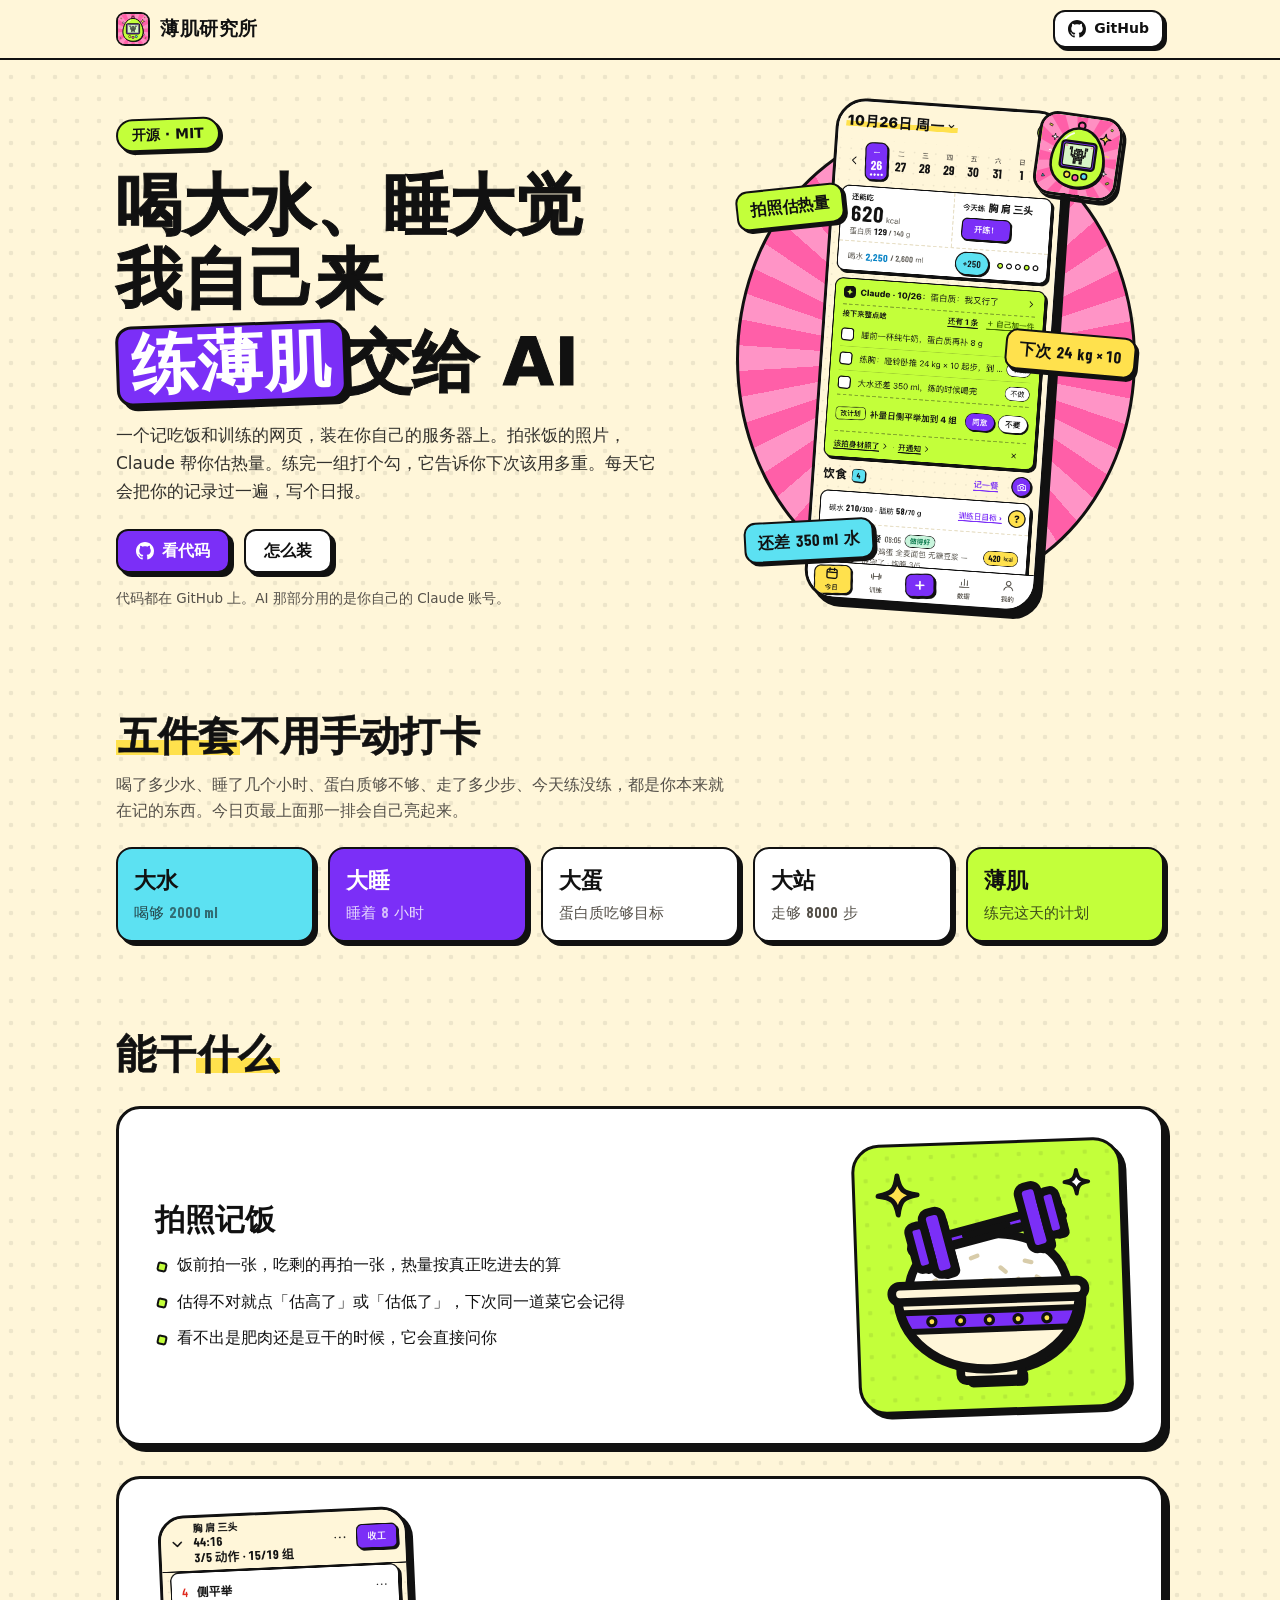
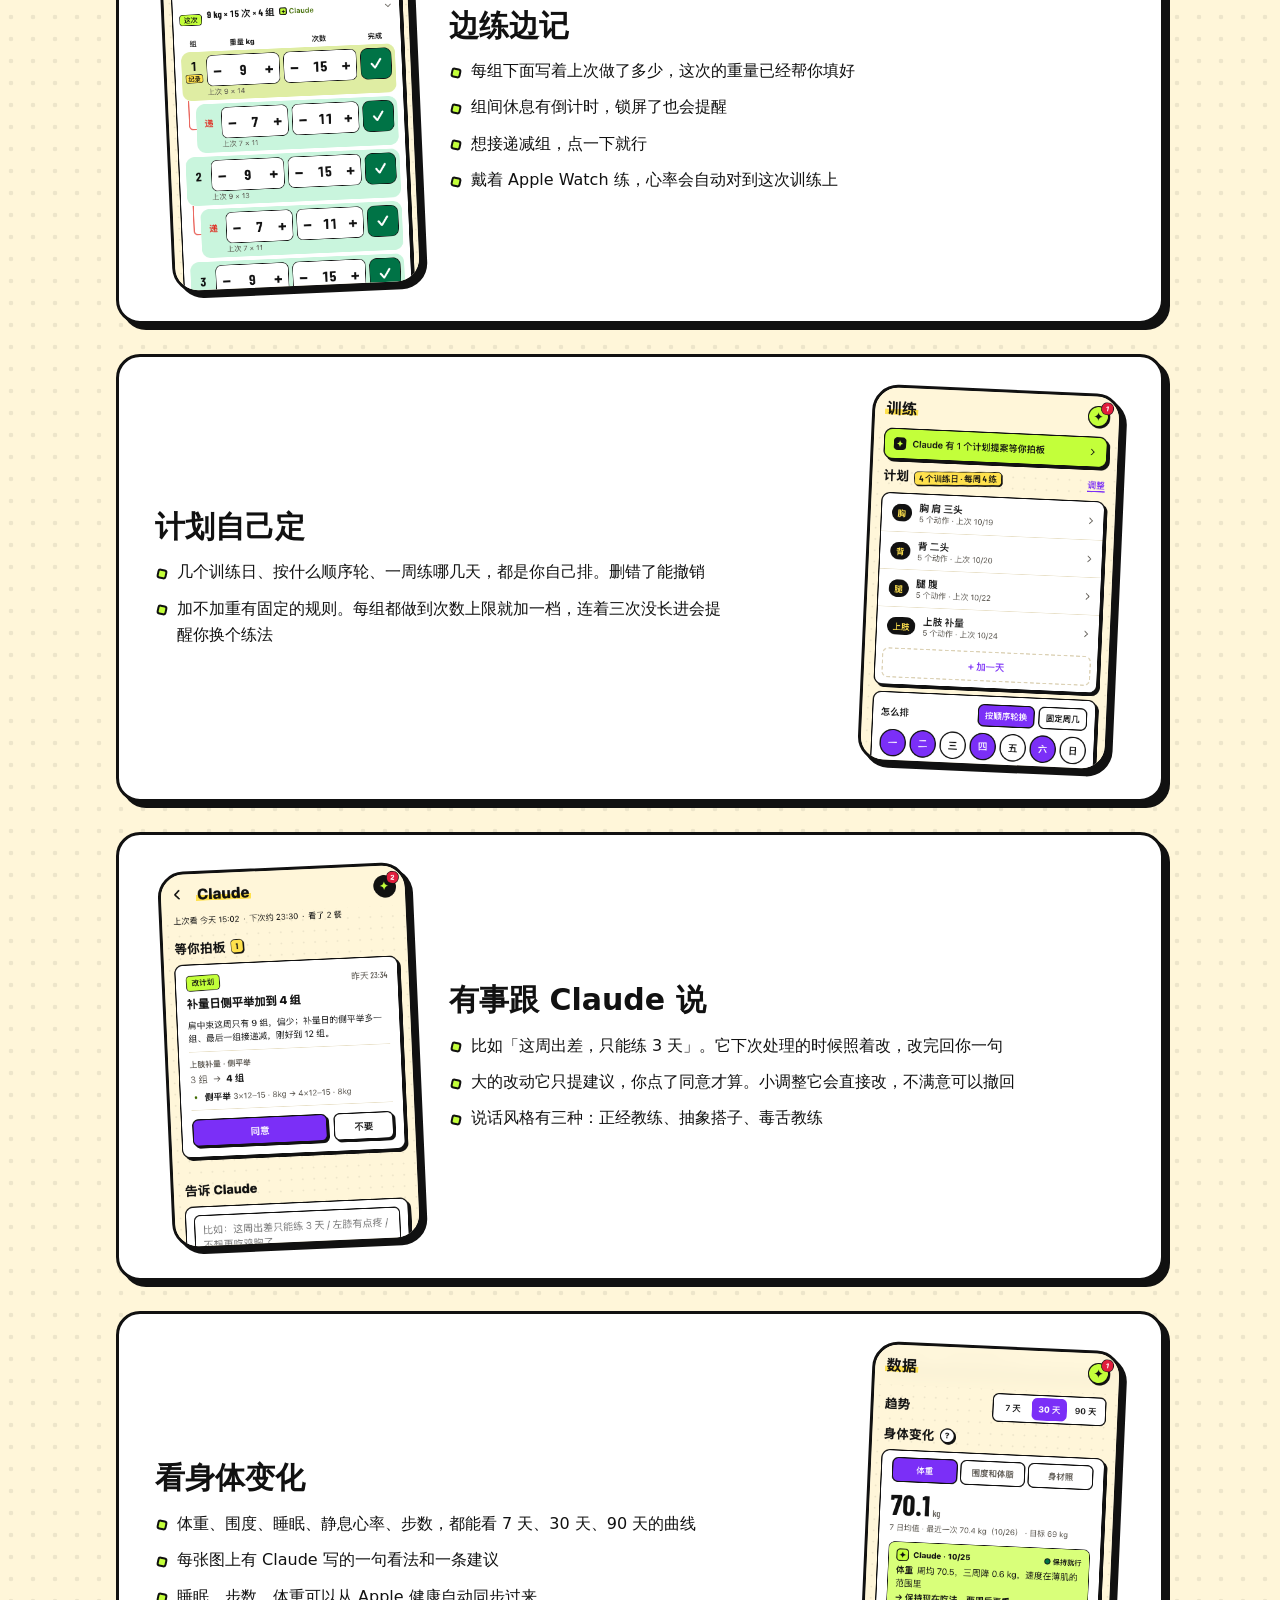
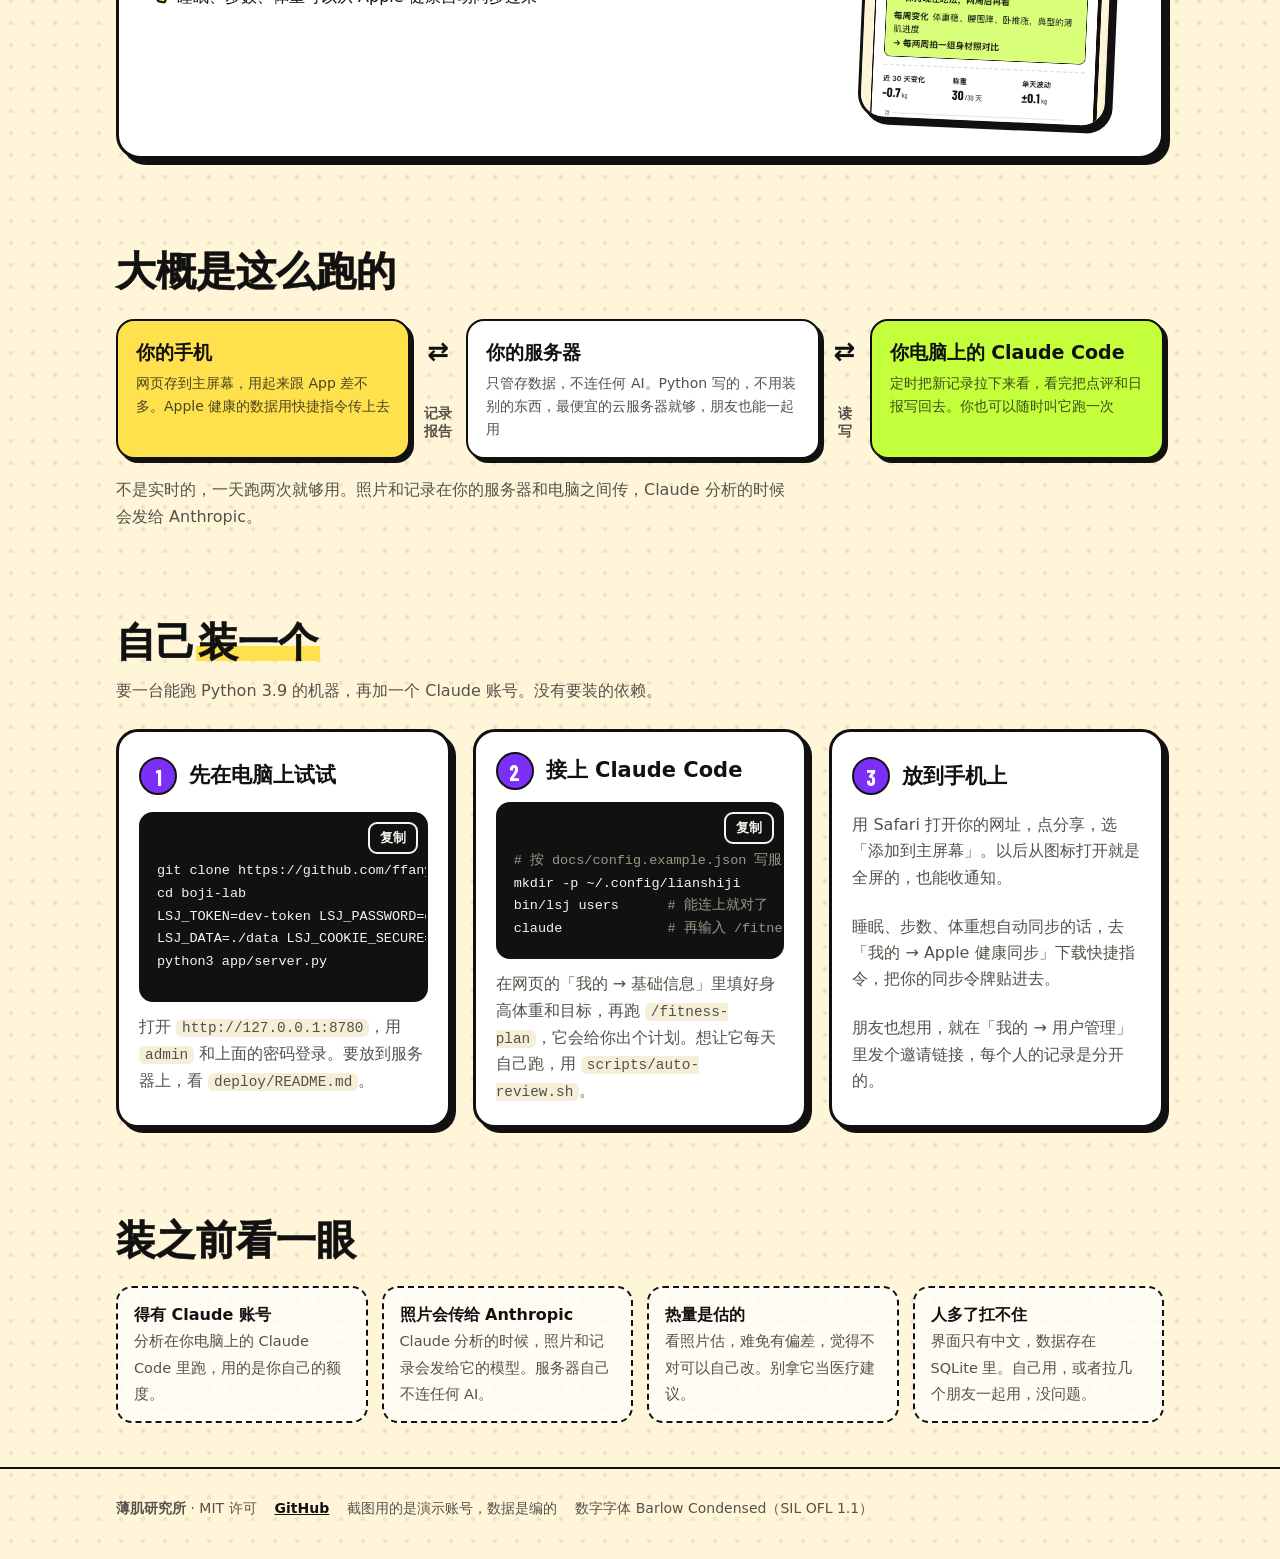
<file: docs/index.html>
<!doctype html>
<html lang="zh-CN">
<head>
<meta charset="utf-8">
<meta name="viewport" content="width=device-width,initial-scale=1,viewport-fit=cover">
<meta name="description" content="自己部署的饮食和训练记录网页，Claude 当你的私人教练：拍照算热量、逐组记训练、算好下次加多重。开源，MIT。">
<meta property="og:title" content="薄肌研究所">
<meta property="og:description" content="喝大水、睡大觉我自己来，练薄肌交给 AI。自己部署的饮食和训练记录，开源。">
<meta name="theme-color" content="#FFF6D9">
<link rel="icon" href="site/icon.svg" type="image/svg+xml">
<style>*,*::before,*::after{box-sizing:border-box}html{-webkit-text-size-adjust:100%}body{margin:0}img{max-width:100%}[hidden]{display:none!important}</style>
<title>薄肌研究所</title>
<style>
/* layout: one column of sticker sections; the hero and the feature rows go two-up from 860px, phones beside the words */
*,*::before,*::after{box-sizing:border-box}
@font-face{font-family:"Barlow Condensed";font-weight:700;font-display:swap;src:url([data-uri]) format("woff2")}
:root{
  --bg:#FFF6D9; --dots:rgba(17,17,17,.075); --surface:#FFFFFF; --sunk:#F5EED8; --ink:#111111; --muted:#55514A;
  --stroke:#111111; --hard:#111111; --accent:#7B2FF7; --accent-ink:#FFFFFF; --neon:#C3FF3A; --hl:#FFE14D;
  --pink:#FF94C6; --hot:#FF5FA8; --cyan:#5CE1F2; --yellow:#FFE14D; --code:#111111; --code-ink:#F7F5EE;
  --f-body:"PingFang SC","Hiragino Sans GB","Noto Sans SC","Microsoft YaHei",system-ui,sans-serif;
  --f-num:"Barlow Condensed","PingFang SC","Noto Sans SC",system-ui,sans-serif;
  --f-mono:ui-monospace,"SF Mono",Menlo,Consolas,monospace;
}
@media (prefers-color-scheme: dark){:root:not([data-theme="light"]){
  --bg:#0A0A0B; --dots:rgba(255,255,255,.07); --surface:#1B1B1E; --sunk:#26262A; --ink:#F7F5EE; --muted:#ABA79E;
  --stroke:#EDEBE4; --hard:#9B6BFF; --accent:#B58CFF; --accent-ink:#0A0A0B; --hl:#5B2BC4; --code:#000000; --code-ink:#F7F5EE;
  color-scheme:dark}}
:root[data-theme="dark"]{
  --bg:#0A0A0B; --dots:rgba(255,255,255,.07); --surface:#1B1B1E; --sunk:#26262A; --ink:#F7F5EE; --muted:#ABA79E;
  --stroke:#EDEBE4; --hard:#9B6BFF; --accent:#B58CFF; --accent-ink:#0A0A0B; --hl:#5B2BC4; --code:#000000; --code-ink:#F7F5EE;
  color-scheme:dark}
body{background:var(--bg) radial-gradient(var(--dots) 2px,transparent 2.6px) 0 0/22px 22px;color:var(--ink);font-family:var(--f-body);
  font-size:16px;line-height:1.65;-webkit-font-smoothing:antialiased}
a{color:inherit}
.wrap{max-width:1080px;margin:0 auto;padding-inline:16px}
section{padding-block:44px;overflow-x:clip}
h1,h2,h3{text-wrap:balance;margin:0}
h2{font-size:clamp(28px,5.4vw,40px);line-height:1.2;font-weight:900;-webkit-text-stroke:.5px currentColor}
.hl{background:linear-gradient(transparent 58%,var(--hl) 58%,var(--hl) 92%,transparent 92%);padding-inline:2px}
.num{font-family:var(--f-num);font-weight:700;letter-spacing:.01em;font-variant-numeric:tabular-nums}
.lede{color:var(--muted);max-width:60ch;margin:12px 0 0}

/* top bar */
.top{position:sticky;top:env(safe-area-inset-top,0px);z-index:5;background:var(--bg);background:color-mix(in srgb,var(--bg) 92%,transparent);
  border-bottom:2px solid var(--stroke);backdrop-filter:blur(6px)}
.top .wrap{display:flex;align-items:center;gap:12px;padding-block:10px}
.brand{display:flex;align-items:center;gap:10px;font-weight:900;font-size:19px;text-decoration:none;letter-spacing:.03em;margin-right:auto;min-width:0}
.brand img{width:34px;height:34px;border-radius:9px;border:2px solid var(--stroke);flex:none}
.btn{display:inline-flex;align-items:center;justify-content:center;gap:8px;min-height:44px;padding:0 18px;border-radius:12px;
  border:2.5px solid var(--stroke);box-shadow:4px 4px 0 var(--hard);font-weight:800;text-decoration:none;white-space:nowrap;
  background:var(--surface);color:var(--ink);transition:transform .12s,box-shadow .12s}
.btn:hover{transform:translate(-1px,-1px);box-shadow:5px 5px 0 var(--hard)}
.btn:active{transform:translate(3px,3px);box-shadow:1px 1px 0 var(--hard)}
.btn.pri{background:var(--accent);color:var(--accent-ink)}
.btn.sm{min-height:38px;padding:0 13px;font-size:14px;box-shadow:3px 3px 0 var(--hard)}
.btn svg{width:18px;height:18px;flex:none}
:focus-visible{outline:3px solid var(--accent);outline-offset:3px;border-radius:6px}

/* hero */
.hero .wrap{display:grid;gap:36px;align-items:center}
.badge{display:inline-block;background:var(--neon);color:#111111;border:2.5px solid var(--stroke);border-radius:999px;padding:3px 14px;
  font-weight:800;font-size:14px;box-shadow:3px 3px 0 var(--hard);transform:rotate(-2deg)}
.hero h1{margin-top:18px;font-size:clamp(38px,8.4vw,66px);line-height:1.12;font-weight:900;letter-spacing:.01em;-webkit-text-stroke:1px currentColor}
.hero h1 .pop{display:inline-block;background:#7B2FF7;color:#FFFFFF;-webkit-text-stroke:0;padding:0 .18em;border:3px solid var(--stroke);
  border-radius:16px;box-shadow:5px 5px 0 var(--hard);transform:rotate(-2deg);margin-block:6px}
.hero .lede{font-size:17px;color:var(--ink);opacity:.86}
.cta{display:flex;flex-wrap:wrap;gap:14px;margin-top:24px}
.fine{font-size:13.5px;color:var(--muted);margin:14px 0 0}
.stage{position:relative;justify-self:center;width:min(100%,400px);aspect-ratio:400/520;max-width:100%}
.burst{position:absolute;inset:4% 0 6%;border-radius:50%;border:3px solid var(--stroke);
  background:repeating-conic-gradient(from 4deg,var(--hot) 0 7.5deg,var(--pink) 7.5deg 15deg)}
.phone{position:absolute;left:50%;top:0;width:58%;transform:translateX(-50%) rotate(4deg);border:3px solid var(--stroke);
  border-radius:30px;overflow:hidden;box-shadow:7px 7px 0 var(--hard);background:var(--surface);aspect-ratio:780/1688;max-width:100%}
.phone img{display:block;width:100%;height:100%;object-fit:cover;object-position:top}
.sticker{position:absolute;z-index:2;background:var(--surface);border:2.5px solid var(--stroke);border-radius:12px;padding:5px 12px;
  font-weight:800;font-size:clamp(13px,3.4vw,16px);box-shadow:3px 3px 0 var(--hard);white-space:nowrap;color:#111111}
.sticker.s1{left:0;top:16%;background:var(--neon);transform:rotate(-6deg)}
.sticker.s2{right:0;top:44%;background:var(--yellow);transform:rotate(5deg)}
.sticker.s3{left:2%;bottom:12%;background:var(--cyan);transform:rotate(-3deg)}
.pet{position:absolute;right:4%;top:2%;width:21%;z-index:2;border-radius:22%;border:3px solid var(--stroke);box-shadow:4px 4px 0 var(--hard);transform:rotate(8deg)}

/* 五件套 */
.five{display:grid;grid-template-columns:repeat(auto-fit,minmax(150px,1fr));gap:14px;margin-top:22px}
.chip{background:var(--surface);border:2.5px solid var(--stroke);border-radius:16px;box-shadow:4px 4px 0 var(--hard);padding:14px 16px;display:grid;gap:2px}
.chip b{font-size:22px;font-weight:900}
.chip span{color:var(--muted);font-size:14.5px}
.chip i{font-style:normal;font-size:30px;line-height:1.1}
.chip:nth-child(1){background:var(--cyan);color:#111111} .chip:nth-child(1) span{color:#111111;opacity:.75}
.chip:nth-child(5){background:var(--neon);color:#111111} .chip:nth-child(5) span{color:#111111;opacity:.75}
.chip:nth-child(2){background:#7B2FF7;color:#FFFFFF} .chip:nth-child(2) span{color:#FFFFFF;opacity:.82}

/* features */
.feats{display:grid;gap:30px;margin-top:28px}
.feat{background:var(--surface);border:3px solid var(--stroke);border-radius:24px;box-shadow:6px 6px 0 var(--hard);padding:24px;
  display:grid;gap:24px;align-items:center}
.feat h3{font-size:clamp(23px,4.4vw,30px);line-height:1.25;font-weight:900}
.feat .k{display:inline-block;font-family:var(--f-num);font-weight:700;font-size:15px;letter-spacing:.06em;color:var(--muted);margin-bottom:6px}
.feat ul{margin:14px 0 0;padding:0;list-style:none;display:grid;gap:10px}
.feat li{position:relative;padding-left:22px;max-width:56ch}
.feat li::before{content:"";position:absolute;left:2px;top:.6em;width:10px;height:10px;border-radius:3px;background:var(--neon);border:2px solid var(--stroke);transform:rotate(12deg)}
.shot{justify-self:center;width:min(100%,250px);border:3px solid var(--stroke);border-radius:26px;overflow:hidden;box-shadow:5px 5px 0 var(--hard);
  aspect-ratio:780/1180;background:var(--sunk);max-width:100%}
.shot img{display:block;width:100%;height:100%;object-fit:cover;object-position:top}
.feat:nth-child(odd) .shot{transform:rotate(2.5deg)} .feat:nth-child(even) .shot{transform:rotate(-2.5deg)}
.art{justify-self:center;width:min(100%,270px);aspect-ratio:1;border-radius:28px;border:3px solid var(--stroke);box-shadow:5px 5px 0 var(--hard);
  background:var(--neon) radial-gradient(rgba(17,17,17,.08) 2px,transparent 2.6px) 0 0/22px 22px;display:grid;place-items:center;transform:rotate(-2deg)}
.art img{width:86%;height:auto;display:block}

/* how it runs */
.flow{display:grid;gap:14px;margin-top:24px;align-items:stretch}
.node{background:var(--surface);border:2.5px solid var(--stroke);border-radius:18px;box-shadow:4px 4px 0 var(--hard);padding:16px 18px}
.node b{display:block;font-size:19px;font-weight:900}
.node small{display:block;color:var(--muted);font-size:14px;margin-top:4px}
.node.me{background:var(--yellow);color:#111111} .node.me small{color:#111111;opacity:.75}
.node.ai{background:var(--neon);color:#111111} .node.ai small{color:#111111;opacity:.75}
.arrow{display:grid;place-items:center;font-weight:900;font-size:14px;color:var(--muted);text-align:center;line-height:1.3}
.arrow::before{content:"↓";font-size:26px;color:var(--ink);line-height:1}
.flow-note{margin:18px 0 0;color:var(--muted);max-width:66ch}

/* setup */
.steps{display:grid;gap:22px;margin-top:24px;counter-reset:st}
.step{background:var(--surface);border:3px solid var(--stroke);border-radius:22px;box-shadow:5px 5px 0 var(--hard);padding:20px;display:grid;gap:12px;min-width:0}
.step h3{font-size:21px;font-weight:900;display:flex;align-items:center;gap:12px}
.step h3::before{counter-increment:st;content:counter(st);font-family:var(--f-num);font-weight:700;font-size:22px;width:38px;height:38px;flex:none;
  display:grid;place-items:center;border-radius:50%;background:var(--accent);color:var(--accent-ink);border:2.5px solid var(--stroke)}
.step p{margin:0;color:var(--muted);max-width:66ch}
.step code{font-family:var(--f-mono);font-size:.9em;background:var(--sunk);padding:1px 6px;border-radius:6px;overflow-wrap:anywhere}
.code{position:relative;background:var(--code);color:var(--code-ink);border-radius:14px;border:2.5px solid var(--stroke);min-width:0}
.code pre{margin:0;padding:46px 16px 16px;overflow-x:auto;font-family:var(--f-mono);font-size:13.5px;line-height:1.7}
.code pre .c{color:#9C9686}
.copy{position:absolute;top:8px;right:8px;min-height:32px;padding:0 10px;border-radius:9px;border:2px solid #F7F5EE;background:transparent;color:#F7F5EE;
  font:inherit;font-size:13px;font-weight:700;cursor:pointer}
.copy:hover{background:#F7F5EE;color:#111111}

/* before you start */
.know{display:grid;grid-template-columns:repeat(auto-fit,minmax(230px,1fr));gap:14px;margin-top:22px}
.know div{border:2.5px dashed var(--stroke);border-radius:16px;padding:14px 16px;background:color-mix(in srgb,var(--surface) 70%,transparent)}
.know b{display:block;font-weight:900}
.know span{color:var(--muted);font-size:14.5px}

footer{border-top:2px solid var(--stroke);padding-block:28px 40px;color:var(--muted);font-size:14px}
footer .wrap{display:flex;flex-wrap:wrap;gap:8px 18px;align-items:center}
footer a{font-weight:700;color:var(--ink)}

@media (min-width:860px){
  .hero .wrap{grid-template-columns:1.1fr .9fr}
  .feat{grid-template-columns:1fr 270px;padding:32px 36px}
  .feat:nth-child(even){grid-template-columns:270px 1fr}
  .feat:nth-child(even) .shot,.feat:nth-child(even) .art{order:-1}
  .flow{grid-template-columns:1fr auto 1.2fr auto 1fr}
  .arrow::before{content:"⇄"}
  .steps{grid-template-columns:repeat(3,minmax(0,1fr))}
}
@media (prefers-reduced-motion: reduce){.btn{transition:none}}
</style>
</head>
<body>
<header class="top"><div class="wrap">
  <a class="brand" href="#top"><img src="site/icon.svg" alt="" width="34" height="34">薄肌研究所</a>
  <a class="btn sm" href="https://github.com/ffanyt/boji-lab" target="_blank" rel="noopener"><svg viewBox="0 0 16 16" aria-hidden="true"><path fill="currentColor" d="M8 0C3.58 0 0 3.58 0 8c0 3.54 2.29 6.53 5.47 7.59 .4 .07 .55-.17 .55-.38 0-.19-.01-.82-.01-1.49-2.01 .37-2.53-.49-2.69-.94-.09-.23-.48-.94-.82-1.13-.28-.15-.68-.52-.01-.53 .63-.01 1.08 .58 1.23 .82 .72 1.21 1.87 .87 2.33 .66 .07-.52 .28-.87 .51-1.07-1.78-.2-3.64-.89-3.64-3.95 0-.87 .31-1.59 .82-2.15-.08-.2-.36-1.02 .08-2.12 0 0 .67-.21 2.2 .82 .64-.18 1.32-.27 2-.27 .68 0 1.36 .09 2 .27 1.53-1.04 2.2-.82 2.2-.82 .44 1.1 .16 1.92 .08 2.12 .51 .56 .82 1.27 .82 2.15 0 3.07-1.87 3.75-3.65 3.95 .29 .25 .54 .73 .54 1.48 0 1.07-.01 1.93-.01 2.2 0 .21 .15 .46 .55 .38A8.013 8.013 0 0016 8c0-4.42-3.58-8-8-8z"/></svg>GitHub</a>
</div></header>
<main id="top">
<section class="hero"><div class="wrap">
  <div>
    <span class="badge">开源 · MIT</span>
    <h1>喝大水、睡大觉<br>我自己来<br><span class="pop">练薄肌</span>交给 AI</h1>
    <p class="lede">一个记吃饭和训练的网页，装在你自己的服务器上。拍张饭的照片，Claude 帮你估热量。练完一组打个勾，它告诉你下次该用多重。每天它会把你的记录过一遍，写个日报。</p>
    <div class="cta"><a class="btn pri" href="https://github.com/ffanyt/boji-lab" target="_blank" rel="noopener"><svg viewBox="0 0 16 16" aria-hidden="true"><path fill="currentColor" d="M8 0C3.58 0 0 3.58 0 8c0 3.54 2.29 6.53 5.47 7.59 .4 .07 .55-.17 .55-.38 0-.19-.01-.82-.01-1.49-2.01 .37-2.53-.49-2.69-.94-.09-.23-.48-.94-.82-1.13-.28-.15-.68-.52-.01-.53 .63-.01 1.08 .58 1.23 .82 .72 1.21 1.87 .87 2.33 .66 .07-.52 .28-.87 .51-1.07-1.78-.2-3.64-.89-3.64-3.95 0-.87 .31-1.59 .82-2.15-.08-.2-.36-1.02 .08-2.12 0 0 .67-.21 2.2 .82 .64-.18 1.32-.27 2-.27 .68 0 1.36 .09 2 .27 1.53-1.04 2.2-.82 2.2-.82 .44 1.1 .16 1.92 .08 2.12 .51 .56 .82 1.27 .82 2.15 0 3.07-1.87 3.75-3.65 3.95 .29 .25 .54 .73 .54 1.48 0 1.07-.01 1.93-.01 2.2 0 .21 .15 .46 .55 .38A8.013 8.013 0 0016 8c0-4.42-3.58-8-8-8z"/></svg>看代码</a><a class="btn" href="#setup">怎么装</a></div>
    <p class="fine">代码都在 GitHub 上。AI 那部分用的是你自己的 Claude 账号。</p>
  </div>
  <div class="stage" aria-label="手机上的「今日」页">
    <div class="burst"></div>
    <div class="phone"><img src="screenshots/today.png" alt="今日页：还能吃 620 kcal，今天练胸肩三头，下面是 Claude 的简报" width="780" height="1688"></div>
    <img class="pet" src="site/icon.svg" alt="" width="84" height="84">
    <span class="sticker s1">拍照估热量</span>
    <span class="sticker s2">下次 <span class="num">24 kg × 10</span></span>
    <span class="sticker s3">还差 <span class="num">350 ml</span> 水</span>
  </div>
</div></section>

<section><div class="wrap">
  <h2><span class="hl">五件套</span>不用手动打卡</h2>
  <p class="lede">喝了多少水、睡了几个小时、蛋白质够不够、走了多少步、今天练没练，都是你本来就在记的东西。今日页最上面那一排会自己亮起来。</p>
  <div class="five">
    <div class="chip"><b>大水</b><span>喝够 <span class="num">2000 ml</span></span></div>
    <div class="chip"><b>大睡</b><span>睡着 <span class="num">8</span> 小时</span></div>
    <div class="chip"><b>大蛋</b><span>蛋白质吃够目标</span></div>
    <div class="chip"><b>大站</b><span>走够 <span class="num">8000</span> 步</span></div>
    <div class="chip"><b>薄肌</b><span>练完这天的计划</span></div>
  </div>
</div></section>

<section><div class="wrap">
  <h2>能干<span class="hl">什么</span></h2>
  <div class="feats"><article class="feat"><div><h3>拍照记饭</h3><ul><li>饭前拍一张，吃剩的再拍一张，热量按真正吃进去的算</li><li>估得不对就点「估高了」或「估低了」，下次同一道菜它会记得</li><li>看不出是肥肉还是豆干的时候，它会直接问你</li></ul></div><div class="art"><img src="site/bowl.svg" alt="一碗米饭，哑铃像筷子一样搁在上面" width="840" height="840"></div></article><article class="feat"><div><h3>边练边记</h3><ul><li>每组下面写着上次做了多少，这次的重量已经帮你填好</li><li>组间休息有倒计时，锁屏了也会提醒</li><li>想接递减组，点一下就行</li><li>戴着 Apple Watch 练，心率会自动对到这次训练上</li></ul></div><div class="shot"><img src="screenshots/live.png" alt="训练中：侧平举逐组打勾，组后接递减组，下面在倒数组间休息" loading="lazy" width="780" height="1688"></div></article><article class="feat"><div><h3>计划自己定</h3><ul><li>几个训练日、按什么顺序轮、一周练哪几天，都是你自己排。删错了能撤销</li><li>加不加重有固定的规则。每组都做到次数上限就加一档，连着三次没长进会提醒你换个练法</li></ul></div><div class="shot"><img src="screenshots/plan.png" alt="训练计划：四个训练日、按顺序轮换、每周一二四六练" loading="lazy" width="780" height="1688"></div></article><article class="feat"><div><h3>有事跟 Claude 说</h3><ul><li>比如「这周出差，只能练 3 天」。它下次处理的时候照着改，改完回你一句</li><li>大的改动它只提建议，你点了同意才算。小调整它会直接改，不满意可以撤回</li><li>说话风格有三种：正经教练、抽象搭子、毒舌教练</li></ul></div><div class="shot"><img src="screenshots/claude.png" alt="Claude 页：一个等你拍板的计划提案，下面是给 Claude 留话的输入框" loading="lazy" width="780" height="1688"></div></article><article class="feat"><div><h3>看身体变化</h3><ul><li>体重、围度、睡眠、静息心率、步数，都能看 7 天、30 天、90 天的曲线</li><li>每张图上有 Claude 写的一句看法和一条建议</li><li>睡眠、步数、体重可以从 Apple 健康自动同步过来</li></ul></div><div class="shot"><img src="screenshots/data.png" alt="数据页：体重 30 天走势，7 日均值 70.1 kg，上面是 Claude 的判断" loading="lazy" width="780" height="1688"></div></article></div>
</div></section>

<section><div class="wrap">
  <h2>大概是这么跑的</h2>
  <div class="flow">
    <div class="node me"><b>你的手机</b><small>网页存到主屏幕，用起来跟 App 差不多。Apple 健康的数据用快捷指令传上去</small></div>
    <div class="arrow">记录<br>报告</div>
    <div class="node"><b>你的服务器</b><small>只管存数据，不连任何 AI。Python 写的，不用装别的东西，最便宜的云服务器就够，朋友也能一起用</small></div>
    <div class="arrow r">读<br>写</div>
    <div class="node ai"><b>你电脑上的 Claude Code</b><small>定时把新记录拉下来看，看完把点评和日报写回去。你也可以随时叫它跑一次</small></div>
  </div>
  <p class="flow-note">不是实时的，一天跑两次就够用。照片和记录在你的服务器和电脑之间传，Claude 分析的时候会发给 Anthropic。</p>
</div></section>

<section id="setup"><div class="wrap">
  <h2>自己<span class="hl">装一个</span></h2>
  <p class="lede">要一台能跑 Python 3.9 的机器，再加一个 Claude 账号。没有要装的依赖。</p>
  <div class="steps">
    <div class="step"><h3>先在电脑上试试</h3>
      <div class="code"><button class="copy" type="button">复制</button><pre id="c1">git clone https://github.com/ffanyt/boji-lab.git
cd boji-lab
LSJ_TOKEN=dev-token LSJ_PASSWORD=dev-password \
LSJ_DATA=./data LSJ_COOKIE_SECURE=0 \
python3 app/server.py</pre></div>
      <p>打开 <code>http://127.0.0.1:8780</code>，用 <code>admin</code> 和上面的密码登录。要放到服务器上，看 <code>deploy/README.md</code>。</p></div>
    <div class="step"><h3>接上 Claude Code</h3>
      <div class="code"><button class="copy" type="button">复制</button><pre id="c2"><span class="c"># 按 docs/config.example.json 写服务器地址和令牌</span>
mkdir -p ~/.config/lianshiji
bin/lsj users      <span class="c"># 能连上就对了</span>
claude             <span class="c"># 再输入 /fitness-review</span></pre></div>
      <p>在网页的「我的 → 基础信息」里填好身高体重和目标，再跑 <code>/fitness-plan</code>，它会给你出个计划。想让它每天自己跑，用 <code>scripts/auto-review.sh</code>。</p></div>
    <div class="step"><h3>放到手机上</h3>
      <p>用 Safari 打开你的网址，点分享，选「添加到主屏幕」。以后从图标打开就是全屏的，也能收通知。</p>
      <p>睡眠、步数、体重想自动同步的话，去「我的 → Apple 健康同步」下载快捷指令，把你的同步令牌贴进去。</p>
      <p>朋友也想用，就在「我的 → 用户管理」里发个邀请链接，每个人的记录是分开的。</p></div>
  </div>
</div></section>

<section><div class="wrap">
  <h2>装之前看一眼</h2>
  <div class="know">
    <div><b>得有 Claude 账号</b><span>分析在你电脑上的 Claude Code 里跑，用的是你自己的额度。</span></div>
    <div><b>照片会传给 Anthropic</b><span>Claude 分析的时候，照片和记录会发给它的模型。服务器自己不连任何 AI。</span></div>
    <div><b>热量是估的</b><span>看照片估，难免有偏差，觉得不对可以自己改。别拿它当医疗建议。</span></div>
    <div><b>人多了扛不住</b><span>界面只有中文，数据存在 SQLite 里。自己用，或者拉几个朋友一起用，没问题。</span></div>
  </div>
</div></section>
</main>
<footer><div class="wrap">
  <span><b>薄肌研究所</b> · MIT 许可</span>
  <a href="https://github.com/ffanyt/boji-lab" target="_blank" rel="noopener">GitHub</a>
  <span>截图用的是演示账号，数据是编的</span>
  <span>数字字体 Barlow Condensed（SIL OFL 1.1）</span>
</div></footer>
<script>
document.querySelectorAll('.copy').forEach(function (b) {
  b.addEventListener('click', function () {
    var pre = b.parentNode.querySelector('pre'), text = pre.textContent;
    function done(ok) { b.textContent = ok ? '已复制' : '已选中，按复制'; setTimeout(function () { b.textContent = '复制'; }, 1600); }
    function pick() { var r = document.createRange(); r.selectNodeContents(pre); var s = getSelection(); s.removeAllRanges(); s.addRange(r); done(false); }
    try { navigator.clipboard.writeText(text).then(function () { done(true); }, pick); } catch (e) { pick(); }
  });
});
</script>
</body>
</html>
</file>
